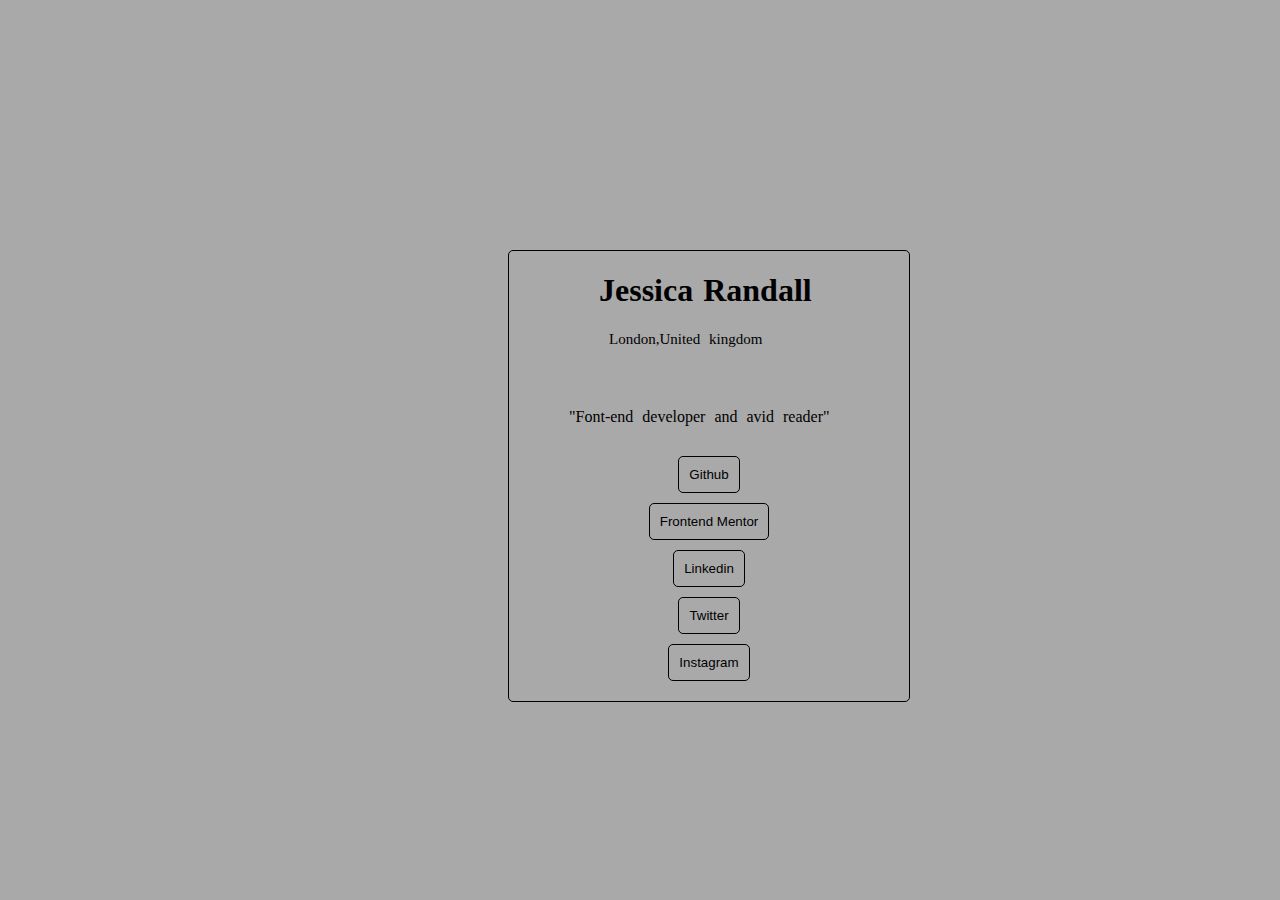
<file: index.html>
<!DOCTYPE html>
<html lang="en">
  <head>
    <meta charset="UTF-8" />
    <meta name="viewport" content="width=device-width, initial-scale=1.0" />
    <title>Document</title>
    <link rel="stylesheet" href="style.css" />
  </head>
  <body>
    <div class="detail">
      <div>
        <h1 class="new1">Jessica Randall</h1>
        <p class="new2">London,United kingdom</p>
        <p class="new">"Font-end developer and avid reader"</p>
      </div>
      <div class="main">
        <button>Github</button>
        <button>Frontend Mentor</button>
        <button>Linkedin</button>
        <button>Twitter</button>
        <button>Instagram</button>
      </div>
    </div>
  </body>
</html>
</file>
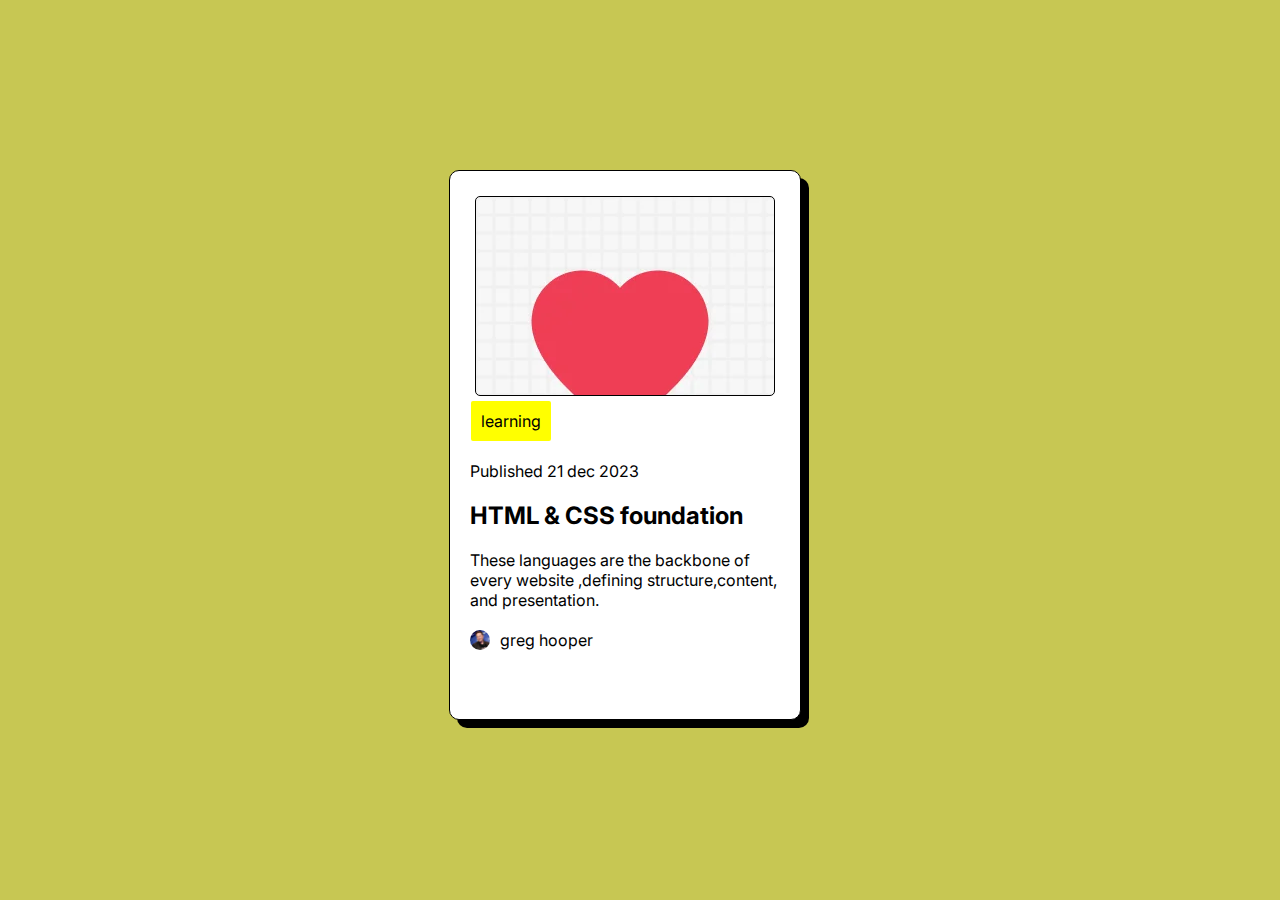
<file: index1.html>
<!DOCTYPE html>
<html lang="en">
  <head>
    <meta charset="UTF-8" />
    <meta name="viewport" content="width=device-width, initial-scale=1.0" />
    <title>Document</title>
    <link rel="stylesheet" href="style1.css" />
  </head>
  <body>
    <div class="container">
      <div class="image"></div>
      <p class="pad">learning</p>
      <p class="line">Published 21 dec 2023</p>
      <div class="box">
        <h2 class="ok">HTML & CSS foundation</h2>
        <p>
          These languages are the backbone of every website ,defining
          structure,content, and presentation.
        </p>
      </div>
      <div class="tag">
        <img src="/gettyimages-1229892983-square.jpg" class="new" />
        <p>greg hooper</p>
      </div>
    </div>
  </body>
</html>
</file>
<file: style.css>
body {
  background-color: darkgray;
}
.detail {
  /* display: flex; */
  justify-content: center;
  align-items: center;
  margin-left: 500px;
  margin-top: 250px;
  border: solid 1px black;
  width: 400px;
  height: 450px;
  border-radius: 5px;
}
.new {
  margin-top: 60px;
  margin-left: 60px;
  word-spacing: 5px;
}
.main {
  display: flex;
  align-items: center;
  flex-direction: column;
  margin-top: 20px;
  background-color: darkgray;
}
.new1 {
  margin-left: 90px;
  /* align-items: center; */
  word-spacing: 2px;
}
.new2 {
  margin-left: 100px;
  font-size: 15px;
  word-spacing: 5px;
}
button {
  display: flex;
  margin-top: 10px;
  padding: 10px;
  background-color: darkgray;
  border-radius: 5px;
  border: solid 1px black;
}
</file>
<file: style1.css>
@import url("https://fonts.googleapis.com/css2?family=Inter:wght@100..900&family=Roboto:ital,wght@0,100;0,300;0,400;0,500;0,700;0,900;1,100;1,300;1,400;1,500;1,700;1,900&family=Space+Grotesk:wght@300..700&display=swap");
* {
  font-family: "Inter", sans-serif;
  box-sizing: border-box;
  margin: 0;
  padding: 0;
}
body {
  padding: 20px;
  background-color: rgb(199, 199, 83);
  align-items: center;
  justify-content: center;
  display: flex;
  height: 100%;
  width: 300px;
}
.image {
  border: solid 1px black;
  width: 300px;
  height: 200px;
  border-radius: 5px;
  padding: 10px;
  background-image: url(/benefit2-2x.webp);
}
.container {
  margin-left: 950px;
  margin-top: 150px;
  border: solid 1px black;
  border-radius: 10px;
  height: 550px;
  background-color: white;
  padding: 20px;
  box-shadow: 8px 8px 0px #000000;
}
.image {
  margin-top: 20px;
  margin: 5px;
}
.pad {
  padding: 10px;
  background-color: yellow;
  border: 1px black;
  width: 80px;
  margin: 0.5px;
  border-radius: 2px;
  box-shadow: 2px;
  margin-bottom: 20px;
}
.tag {
  margin-top: 20px;
  display: flex;
  gap: 10px;
}
.box {
  margin-top: 20px;
}
.ok {
  margin-bottom: 20px;
}
.new {
  width: 20px;
  height: 20px;
  object-fit: cover;
  border-radius: 30px;
}
</file>
